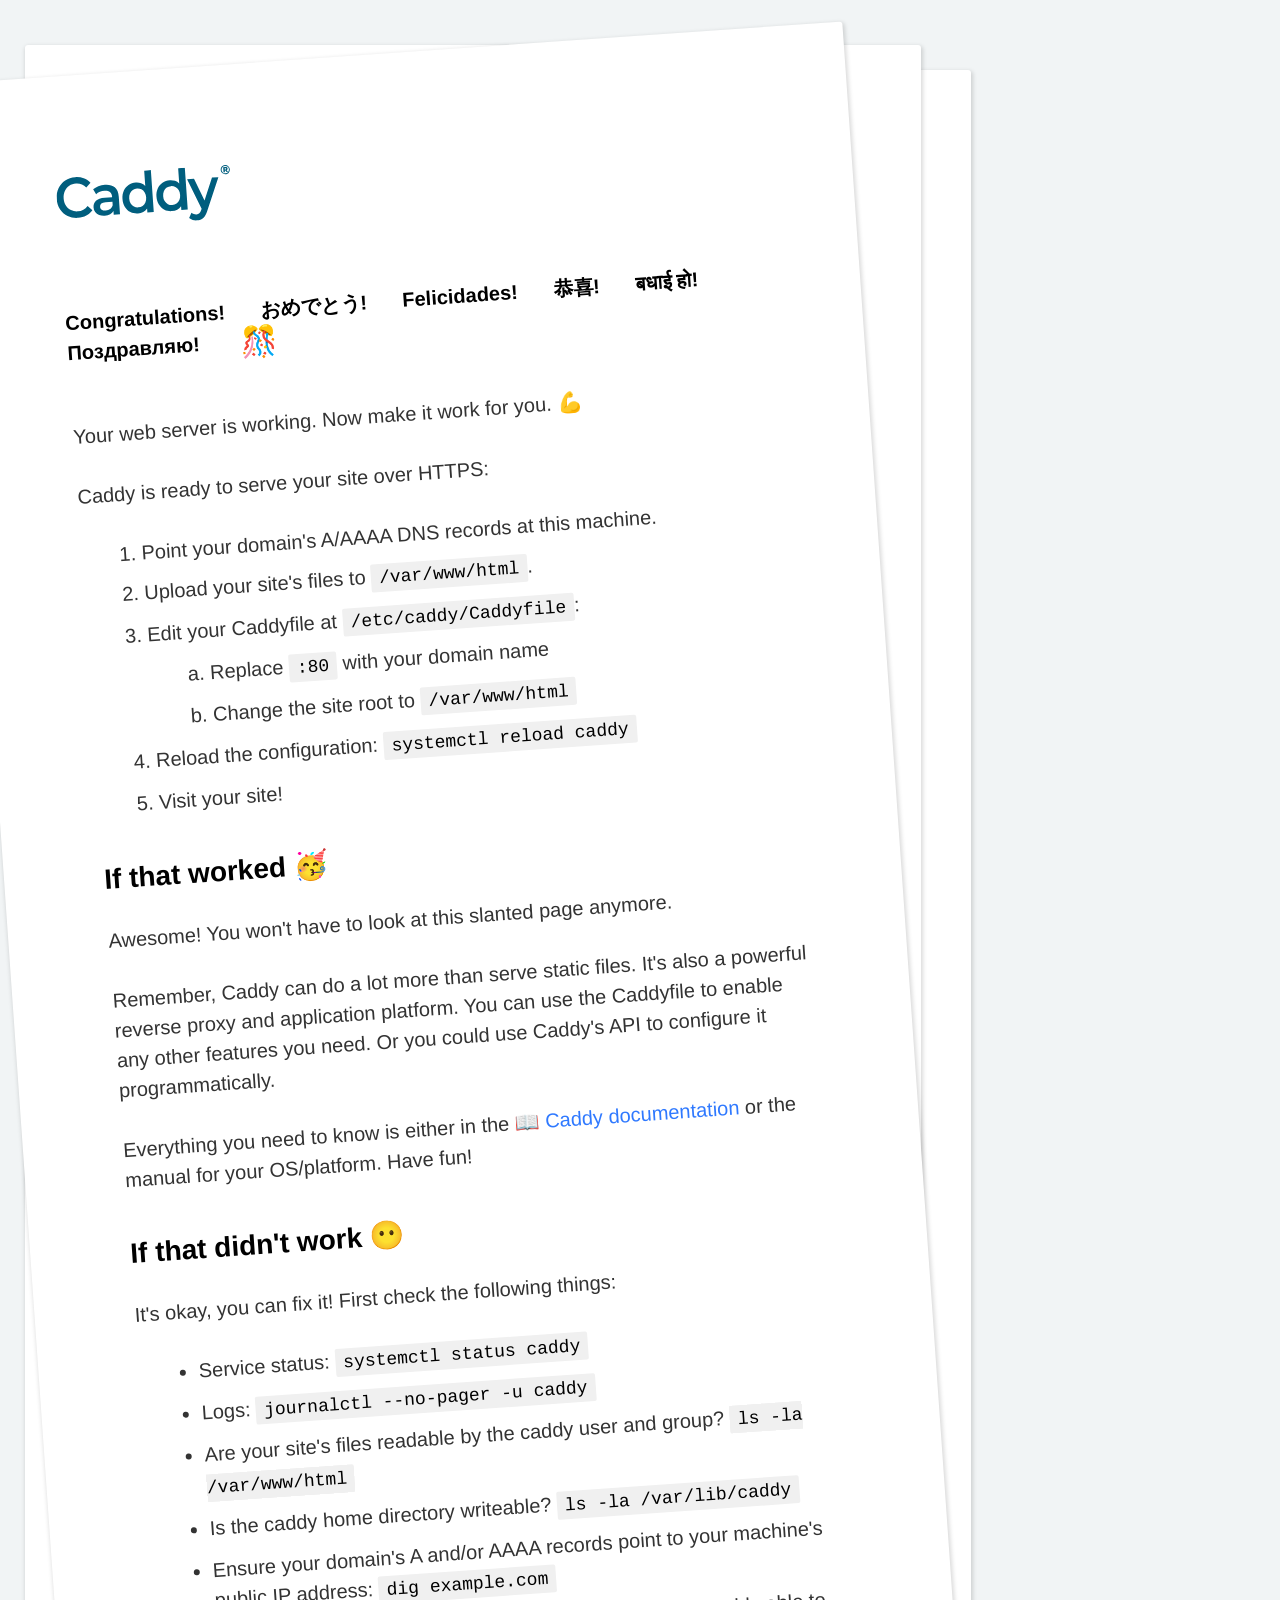
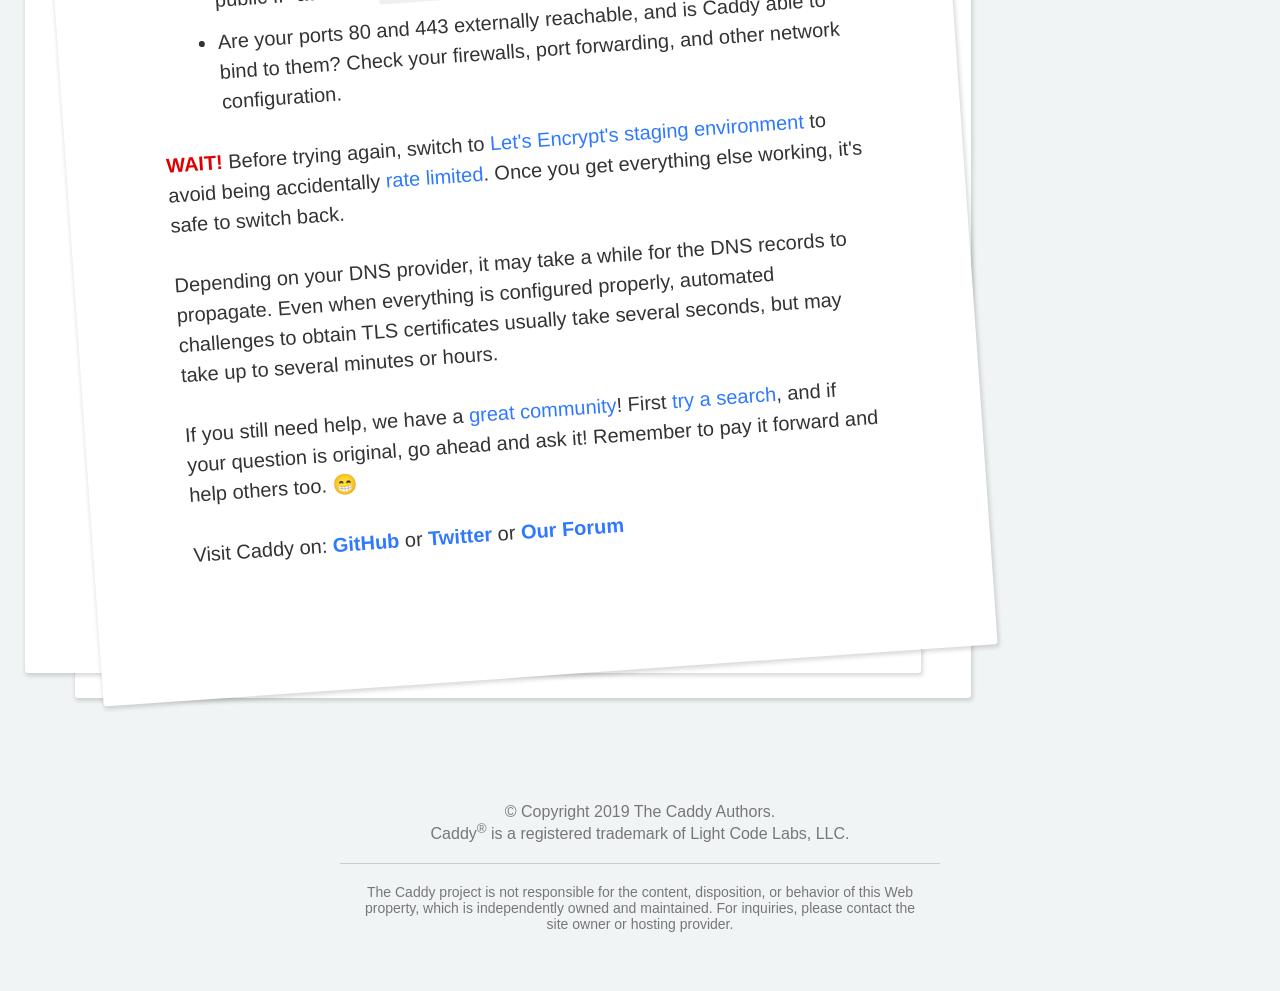
<file: caddy2/rootfs/index.html>
<!DOCTYPE html>
<html>
	<head>
		<title>Caddy works!</title>
		<meta charset="utf-8">
		<meta name="viewport" content="width=device-width, initial-scale=1.0">
		<link rel="icon" href="data:,">
		<style>
			* {
				box-sizing: border-box;
				padding: 0;
				margin: 0;
			}

			body {
				background: #f1f4f5;
				font-family: sans-serif;
				font-size: 20px;
				-webkit-font-smoothing: antialiased;
			}

			a {
				color: #2f79ff;
				text-decoration: none;
			}

			a:hover {
				text-decoration: underline;
			}

			.stack {
				width: 70%;
				max-width: 1150px;
				margin: 25px 0 150px 25px;
				display: flex;
				align-content: flex-start;
			}

			.paper {
				position: relative;
				flex-shrink: 0;
				width: 100%;

				background: white;
				border-radius: 3px;
				box-shadow: 1px 2px 4px 1px rgba(0, 0, 0, .15);
				padding: 100px;
			}

			#paper1 {
				top: 45px;
				left: 50px;
			}

			#paper2 {
				top: 20px;
				left: -100%;
			}

			#paper3 {
				top: 25px;
				transform: rotate(-4deg);
				left: -200%;
			}

			#caddy {
				max-width: 175px;
				margin-bottom: 75px;
			}

			#caddy .caddy-color {
				fill: #005e7e;
			}

			h1 {
				font-size: 20px;
				margin-bottom: 50px;
			}

			h1 .emoji {
				font-size: 150%;
				vertical-align: middle;
			}

			h1 .lang {
				margin-right: 1.5em;
			}

			h2 {
				font-size: 28px;
				margin-top: 1.5em;
			}

			p,
			ol,
			ul {
				color: #333;
				line-height: 1.5em;
			}

			p {
				margin: 1.5em 0;
			}

			ol,
			ul {
				margin: .5em 0 .5em 2em;
			}

			ol li,
			ul li {
				margin-left: 1em;
				margin-bottom: .5em;
			}

			li ol {
				list-style-type: lower-alpha;
			}

			code {
				color: #000;
				font-family: Menlo, monospace;
				background: #f0f0f0;
				border-radius: 2px;
				padding: 4px 8px;
				font-size: 90%;
			}

			.warn {
				color: #dd0000;
			}

			footer {
				color: #777;
				font-size: 16px;
				text-align: center;
				max-width: 600px;
				margin: 0 auto 50px;
			}

			#disclaimer {
				font-size: 14px;
				margin-top: 20px;
				display: inline-block;
				border-top: 1px solid #ccc;
				padding: 20px;
			}

			@media (max-width: 1100px) {
				.stack {
					width: 85%;
				}
			}

			@media (max-width: 800px) {
				.stack {
					margin: 0 0 50px 0;
					width: 100%;
				}

				.paper {
					padding: 50px;
				}

				#paper1,
				#paper2 {
					display: none;
				}

				#paper3 {
					left: 0;
					transform: none;
					top: 0;
				}

				#caddy {
					margin-bottom: 25px;
				}
			}
		</style>
	</head>
	<body>
		<div class="stack">
			<div class="paper" id="paper1"></div>
			<div class="paper" id="paper2"></div>
			<div class="paper" id="paper3">
				<a href="https://caddyserver.com/" title="Caddy Web Server"><svg id="caddy" viewBox="0 0 302 93" version="1.1" xmlns="http://www.w3.org/2000/svg" xmlns:xlink="http://www.w3.org/1999/xlink" xml:space="preserve" xmlns:serif="http://www.serif.com/" style="fill-rule:evenodd;clip-rule:evenodd;stroke-linejoin:round;stroke-miterlimit:2;"><g><path d="M299.377,2.595c1.557,1.556 2.335,3.429 2.335,5.617c0,2.188 -0.775,4.064 -2.324,5.628c-1.549,1.564 -3.432,2.346 -5.65,2.346c-2.217,0 -4.093,-0.775 -5.628,-2.324c-1.534,-1.55 -2.302,-3.418 -2.302,-5.606c0,-2.188 0.775,-4.068 2.324,-5.639c1.55,-1.571 3.426,-2.357 5.628,-2.357c2.203,0 4.075,0.778 5.617,2.335Zm-1.057,10c1.175,-1.219 1.762,-2.687 1.762,-4.405c0,-1.718 -0.617,-3.194 -1.85,-4.428c-1.234,-1.233 -2.721,-1.85 -4.461,-1.85c-1.74,0 -3.23,0.624 -4.471,1.872c-1.241,1.249 -1.862,2.739 -1.862,4.472c0,1.733 0.61,3.216 1.829,4.449c1.219,1.234 2.716,1.851 4.493,1.851c1.777,0 3.282,-0.639 4.516,-1.917l-2.555,0l-1.917,-2.753l-0.969,0l0,2.753l-2.423,0l0,-8.943l3.546,0c1.41,0 2.416,0.243 3.018,0.727c0.602,0.485 0.903,1.263 0.903,2.335c0,1.307 -0.594,2.217 -1.784,2.731l2.225,3.106Zm-4.318,-4.692c0.573,0 0.962,-0.091 1.168,-0.275c0.206,-0.184 0.308,-0.477 0.308,-0.881c0,-0.404 -0.106,-0.683 -0.319,-0.837c-0.213,-0.154 -0.584,-0.231 -1.112,-0.231l-1.212,0l0,2.224l1.167,0Z" class="caddy-color"  style="fill-rule:nonzero;"/><path d="M34.502,73.491c-6.519,0 -12.408,-1.515 -17.666,-4.544c-5.258,-3.03 -9.379,-7.216 -12.362,-12.558c-2.983,-5.343 -4.474,-11.369 -4.474,-18.08c0,-6.71 1.507,-12.737 4.52,-18.079c3.014,-5.343 7.15,-9.529 12.408,-12.558c5.259,-3.03 11.147,-4.545 17.667,-4.545c5.289,0 10.117,0.978 14.483,2.932c4.367,1.955 8.057,4.789 11.07,8.502l-7.749,7.721c-4.674,-5.343 -10.424,-8.014 -17.251,-8.014c-4.428,0 -8.395,1.026 -11.9,3.079c-3.506,2.052 -6.243,4.902 -8.211,8.551c-1.968,3.648 -2.952,7.785 -2.952,12.411c0,4.626 0.984,8.763 2.952,12.412c1.968,3.648 4.705,6.498 8.211,8.551c3.505,2.052 7.472,3.078 11.9,3.078c6.827,0 12.577,-2.704 17.251,-8.111l7.749,7.818c-3.013,3.714 -6.719,6.548 -11.116,8.502c-4.397,1.955 -9.241,2.932 -14.53,2.932Z" class="caddy-color" style="fill-rule:nonzero;"/><path d="M84.78,19.741c7.257,0 12.807,1.84 16.651,5.522c3.844,3.681 5.766,9.235 5.766,16.662l0,30.589l-10.886,0l0,-6.353c-1.414,2.281 -3.428,4.024 -6.042,5.229c-2.614,1.205 -5.766,1.808 -9.456,1.808c-3.69,0 -6.919,-0.668 -9.687,-2.004c-2.767,-1.335 -4.904,-3.192 -6.411,-5.57c-1.507,-2.378 -2.26,-5.066 -2.26,-8.063c0,-4.69 1.645,-8.453 4.935,-11.287c3.291,-2.834 8.472,-4.251 15.545,-4.251l12.731,0l0,-0.782c0,-3.649 -1.031,-6.45 -3.091,-8.405c-2.06,-1.954 -5.12,-2.931 -9.179,-2.931c-2.768,0 -5.489,0.456 -8.164,1.368c-2.676,0.912 -4.936,2.182 -6.781,3.811l-4.52,-8.893c2.583,-2.085 5.689,-3.681 9.317,-4.789c3.629,-1.107 7.473,-1.661 11.532,-1.661Zm-1.568,44.564c2.89,0 5.458,-0.701 7.703,-2.102c2.244,-1.4 3.828,-3.404 4.751,-6.01l0,-6.059l-11.901,0c-6.642,0 -9.963,2.313 -9.963,6.939c0,2.215 0.83,3.974 2.491,5.277c1.66,1.303 3.966,1.955 6.919,1.955Z" class="caddy-color" style="fill-rule:nonzero;"/><path d="M165.593,0l0,72.514l-11.071,0l0,-6.743c-1.906,2.475 -4.258,4.332 -7.057,5.57c-2.798,1.238 -5.889,1.857 -9.271,1.857c-4.736,0 -8.995,-1.108 -12.777,-3.323c-3.782,-2.215 -6.75,-5.359 -8.902,-9.431c-2.153,-4.072 -3.229,-8.746 -3.229,-14.023c0,-5.278 1.076,-9.936 3.229,-13.976c2.152,-4.039 5.12,-7.166 8.902,-9.381c3.782,-2.215 8.041,-3.323 12.777,-3.323c3.259,0 6.242,0.586 8.948,1.759c2.706,1.173 5.013,2.932 6.919,5.277l0,-26.777l11.532,0Zm-26.015,62.741c2.767,0 5.258,-0.668 7.472,-2.003c2.214,-1.336 3.967,-3.242 5.258,-5.717c1.292,-2.476 1.938,-5.343 1.938,-8.6c0,-3.258 -0.646,-6.125 -1.938,-8.6c-1.291,-2.476 -3.044,-4.382 -5.258,-5.718c-2.214,-1.335 -4.705,-2.003 -7.472,-2.003c-2.768,0 -5.259,0.668 -7.473,2.003c-2.214,1.336 -3.967,3.242 -5.258,5.718c-1.292,2.475 -1.937,5.342 -1.937,8.6c0,3.257 0.645,6.124 1.937,8.6c1.291,2.475 3.044,4.381 5.258,5.717c2.214,1.335 4.705,2.003 7.473,2.003Z" class="caddy-color" style="fill-rule:nonzero;"/><path d="M224.357,0l0,72.514l-11.07,0l0,-6.743c-1.906,2.475 -4.259,4.332 -7.057,5.57c-2.798,1.238 -5.889,1.857 -9.271,1.857c-4.736,0 -8.995,-1.108 -12.777,-3.323c-3.783,-2.215 -6.75,-5.359 -8.903,-9.431c-2.152,-4.072 -3.229,-8.746 -3.229,-14.023c0,-5.278 1.077,-9.936 3.229,-13.976c2.153,-4.039 5.12,-7.166 8.903,-9.381c3.782,-2.215 8.041,-3.323 12.777,-3.323c3.259,0 6.242,0.586 8.948,1.759c2.706,1.173 5.012,2.932 6.919,5.277l0,-26.777l11.531,0Zm-26.015,62.741c2.768,0 5.259,-0.668 7.473,-2.003c2.214,-1.336 3.967,-3.242 5.258,-5.717c1.292,-2.476 1.937,-5.343 1.937,-8.6c0,-3.258 -0.645,-6.125 -1.937,-8.6c-1.291,-2.476 -3.044,-4.382 -5.258,-5.718c-2.214,-1.335 -4.705,-2.003 -7.473,-2.003c-2.767,0 -5.258,0.668 -7.472,2.003c-2.214,1.336 -3.967,3.242 -5.259,5.718c-1.291,2.475 -1.937,5.342 -1.937,8.6c0,3.257 0.646,6.124 1.937,8.6c1.292,2.475 3.045,4.381 5.259,5.717c2.214,1.335 4.705,2.003 7.472,2.003Z" class="caddy-color" style="fill-rule:nonzero;"/><path d="M281,20.327l-23.063,56.389c-2.152,5.668 -4.766,9.659 -7.841,11.972c-3.075,2.313 -6.796,3.469 -11.163,3.469c-2.46,0 -4.889,-0.424 -7.288,-1.271c-2.398,-0.846 -4.366,-2.019 -5.904,-3.518l4.613,-8.991c1.107,1.108 2.414,1.988 3.921,2.639c1.506,0.652 3.028,0.977 4.566,0.977c2.03,0 3.705,-0.553 5.028,-1.661c1.322,-1.108 2.537,-2.964 3.644,-5.571l0.83,-2.052l-21.495,-52.382l11.993,0l15.498,38.603l15.591,-38.603l11.07,0Z" class="caddy-color" style="fill-rule:nonzero;"/></g></svg></a>

				<h1>
					<!-- English --> <span class="lang">Congratulations!</span>
					<!-- Japanese --> <span class="lang">おめでとう!</span>
					<!-- Spanish --> <span class="lang">Felicidades!</span>
					<!-- Chinese --> <span class="lang">恭喜!</span>
					<!-- Hindi --> <span class="lang">बधाई हो!</span>
					<!-- Russian --> <span class="lang">Поздравляю! </span>
					<span class="emoji">🎊</span>
				</h1>

				<p>
					Your web server is working. Now make it work for you. 💪
				</p>
				<p>
					Caddy is ready to serve your site over HTTPS:
				</p>
				<ol>
					<li>Point your domain's A/AAAA DNS records at this machine.</li>
					<li>Upload your site's files to <code>/var/www/html</code>.
					<li>
						Edit your Caddyfile at <code>/etc/caddy/Caddyfile</code>:
						<ol>
							<li>Replace <code>:80</code> with your domain name</li>
							<li>Change the site root to <code>/var/www/html</code></li>
						</ol>
					</li>
					<li>Reload the configuration: <code>systemctl reload caddy</code></li>
					<li>Visit your site!</li>
				</ol>
				<h2>If that worked 🥳</h2>
				<p>
					Awesome! You won't have to look at this slanted page anymore.
				</p>
				<p>
					Remember, Caddy can do a lot more than serve static files. It's also a powerful reverse proxy and application platform. You can use the Caddyfile to enable any other features you need. Or you could use Caddy's API to configure it programmatically.
				</p>
				<p>
					Everything you need to know is either in the <a href="https://caddyserver.com/docs/">📖 Caddy documentation</a> or the manual for your OS/platform. Have fun!
				</p>

				<h2>If that didn't work 😶</h2>
				<p>
					It's okay, you can fix it! First check the following things:
				</p>
				<ul>
					<li>Service status: <code>systemctl status caddy</code></li>
					<li>Logs: <code>journalctl --no-pager -u caddy</code></li>
					<li>Are your site's files readable by the caddy user and group? <code>ls -la /var/www/html</code></li>
					<li>Is the caddy home directory writeable? <code>ls -la /var/lib/caddy</code></li>
					<li>Ensure your domain's A and/or AAAA records point to your machine's public IP address: <code>dig example.com</code></li>
					<li>Are your ports 80 and 443 externally reachable, and is Caddy able to bind to them? Check your firewalls, port forwarding, and other network configuration.</li>
				</ul>
				<p>
					<b class="warn">WAIT!</b> Before trying again, switch to <a href="https://letsencrypt.org/docs/staging-environment/">Let's Encrypt's staging environment</a> to avoid being accidentally <a href="https://letsencrypt.org/docs/rate-limits/">rate limited</a>. Once you get everything else working, it's safe to switch back.
				</p>
				<p>
					Depending on your DNS provider, it may take a while for the DNS records to propagate. Even when everything is configured properly, automated challenges to obtain TLS certificates usually take several seconds, but may take up to several minutes or hours.
				<p>
					If you still need help, we have a <a href="https://caddy.community/">great community</a>! First <a href="https://caddy.community/search">try a search</a>, and if your question is original, go ahead and ask it! Remember to pay it forward and help others too. 😁
				</p>
				<p>
					Visit Caddy on:
					<b><a href="https://github.com/caddyserver/caddy" title="Caddy on GitHub">GitHub</a></b>
					or
					<b><a href="https://twitter.com/caddyserver" title="@caddyserver on Twitter">Twitter</a></b>
					or
					<b><a href="https://caddy.community/" title="Caddy forums">Our Forum</a></b>
				</p>
			</div>
		</div>

		<footer>
			&copy; Copyright 2019 The Caddy Authors.
			<br>
			Caddy<sup>&reg;</sup> is a registered trademark of Light Code Labs, LLC.

			<div id="disclaimer">The Caddy project is not responsible for the content, disposition, or behavior of this Web property, which is independently owned and maintained. For inquiries, please contact the site owner or hosting provider.</div>
		</footer>

	</body>
</html>
</file>
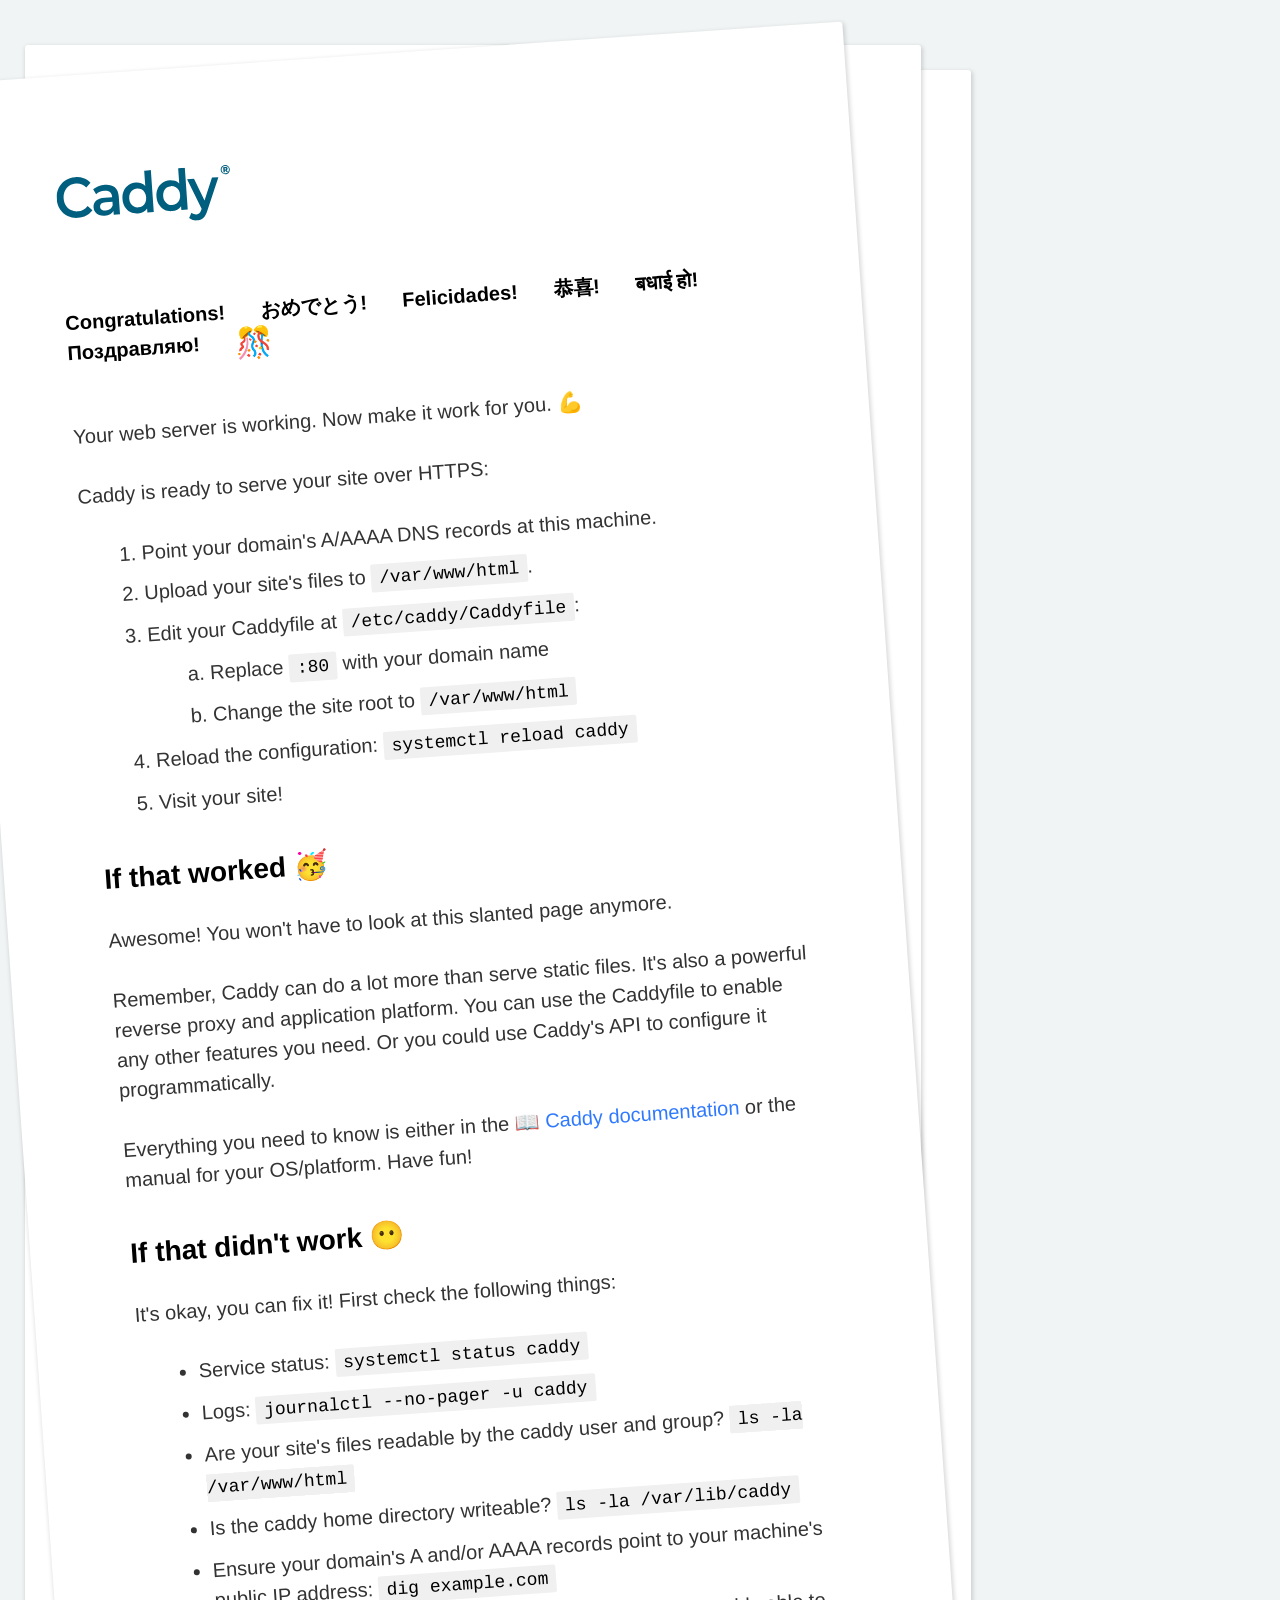
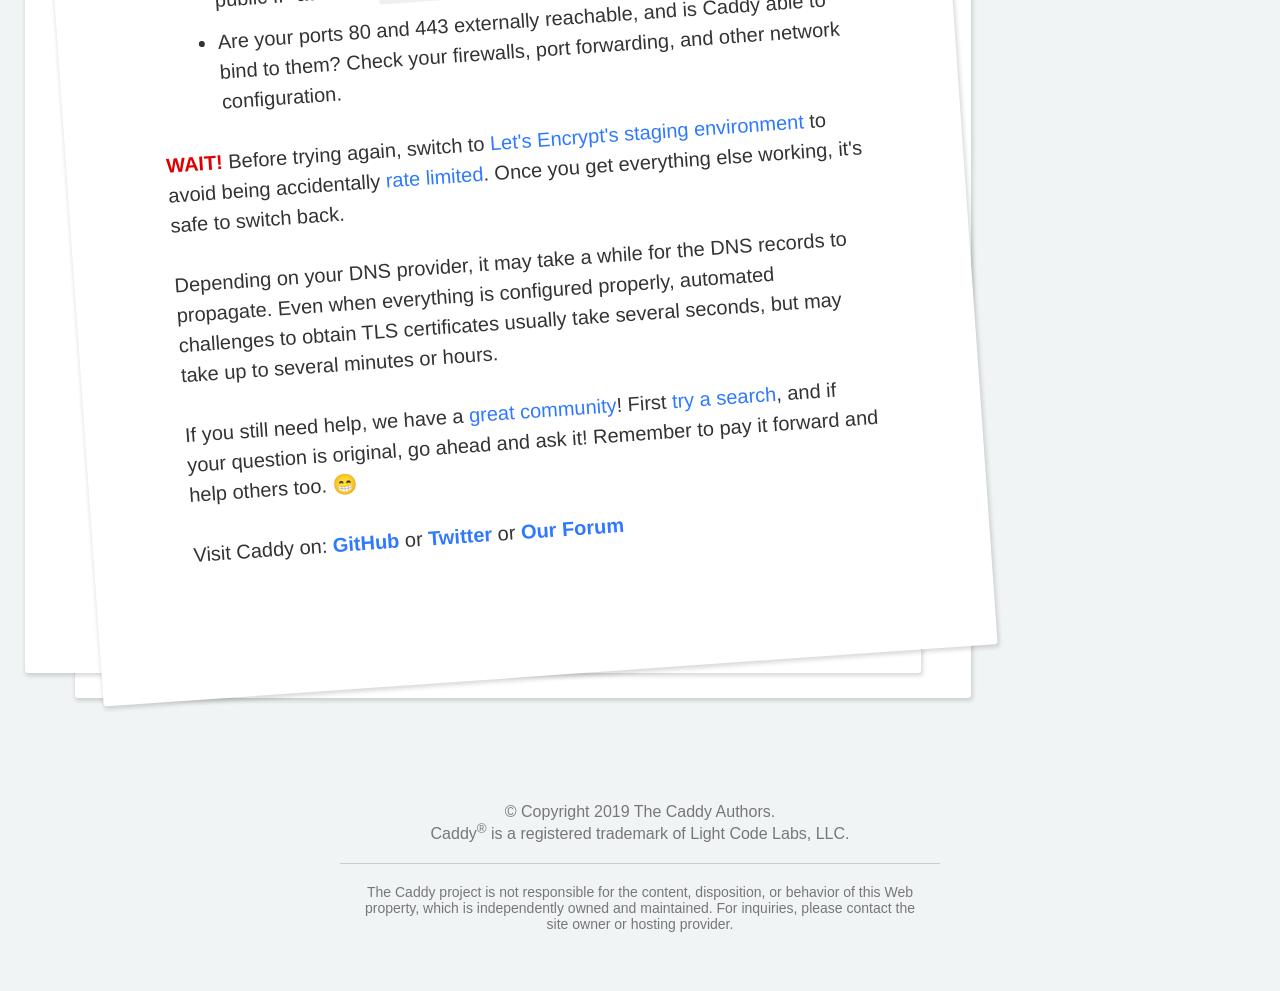
<file: caddy2/rootfs/etc/caddy/index.html>
<!DOCTYPE html>
<html>
	<head>
		<title>Caddy works!</title>
		<meta charset="utf-8">
		<meta name="viewport" content="width=device-width, initial-scale=1.0">
		<link rel="icon" href="data:,">
		<style>
			* {
				box-sizing: border-box;
				padding: 0;
				margin: 0;
			}

			body {
				background: #f1f4f5;
				font-family: sans-serif;
				font-size: 20px;
				-webkit-font-smoothing: antialiased;
			}

			a {
				color: #2f79ff;
				text-decoration: none;
			}

			a:hover {
				text-decoration: underline;
			}

			.stack {
				width: 70%;
				max-width: 1150px;
				margin: 25px 0 150px 25px;
				display: flex;
				align-content: flex-start;
			}

			.paper {
				position: relative;
				flex-shrink: 0;
				width: 100%;

				background: white;
				border-radius: 3px;
				box-shadow: 1px 2px 4px 1px rgba(0, 0, 0, .15);
				padding: 100px;
			}

			#paper1 {
				top: 45px;
				left: 50px;
			}

			#paper2 {
				top: 20px;
				left: -100%;
			}

			#paper3 {
				top: 25px;
				transform: rotate(-4deg);
				left: -200%;
			}

			#caddy {
				max-width: 175px;
				margin-bottom: 75px;
			}

			#caddy .caddy-color {
				fill: #005e7e;
			}

			h1 {
				font-size: 20px;
				margin-bottom: 50px;
			}

			h1 .emoji {
				font-size: 150%;
				vertical-align: middle;
			}

			h1 .lang {
				margin-right: 1.5em;
			}

			h2 {
				font-size: 28px;
				margin-top: 1.5em;
			}

			p,
			ol,
			ul {
				color: #333;
				line-height: 1.5em;
			}

			p {
				margin: 1.5em 0;
			}

			ol,
			ul {
				margin: .5em 0 .5em 2em;
			}

			ol li,
			ul li {
				margin-left: 1em;
				margin-bottom: .5em;
			}

			li ol {
				list-style-type: lower-alpha;
			}

			code {
				color: #000;
				font-family: Menlo, monospace;
				background: #f0f0f0;
				border-radius: 2px;
				padding: 4px 8px;
				font-size: 90%;
			}

			.warn {
				color: #dd0000;
			}

			footer {
				color: #777;
				font-size: 16px;
				text-align: center;
				max-width: 600px;
				margin: 0 auto 50px;
			}

			#disclaimer {
				font-size: 14px;
				margin-top: 20px;
				display: inline-block;
				border-top: 1px solid #ccc;
				padding: 20px;
			}

			@media (max-width: 1100px) {
				.stack {
					width: 85%;
				}
			}

			@media (max-width: 800px) {
				.stack {
					margin: 0 0 50px 0;
					width: 100%;
				}

				.paper {
					padding: 50px;
				}

				#paper1,
				#paper2 {
					display: none;
				}

				#paper3 {
					left: 0;
					transform: none;
					top: 0;
				}

				#caddy {
					margin-bottom: 25px;
				}
			}
		</style>
	</head>
	<body>
		<div class="stack">
			<div class="paper" id="paper1"></div>
			<div class="paper" id="paper2"></div>
			<div class="paper" id="paper3">
				<a href="https://caddyserver.com/" title="Caddy Web Server"><svg id="caddy" viewBox="0 0 302 93" version="1.1" xmlns="http://www.w3.org/2000/svg" xmlns:xlink="http://www.w3.org/1999/xlink" xml:space="preserve" xmlns:serif="http://www.serif.com/" style="fill-rule:evenodd;clip-rule:evenodd;stroke-linejoin:round;stroke-miterlimit:2;"><g><path d="M299.377,2.595c1.557,1.556 2.335,3.429 2.335,5.617c0,2.188 -0.775,4.064 -2.324,5.628c-1.549,1.564 -3.432,2.346 -5.65,2.346c-2.217,0 -4.093,-0.775 -5.628,-2.324c-1.534,-1.55 -2.302,-3.418 -2.302,-5.606c0,-2.188 0.775,-4.068 2.324,-5.639c1.55,-1.571 3.426,-2.357 5.628,-2.357c2.203,0 4.075,0.778 5.617,2.335Zm-1.057,10c1.175,-1.219 1.762,-2.687 1.762,-4.405c0,-1.718 -0.617,-3.194 -1.85,-4.428c-1.234,-1.233 -2.721,-1.85 -4.461,-1.85c-1.74,0 -3.23,0.624 -4.471,1.872c-1.241,1.249 -1.862,2.739 -1.862,4.472c0,1.733 0.61,3.216 1.829,4.449c1.219,1.234 2.716,1.851 4.493,1.851c1.777,0 3.282,-0.639 4.516,-1.917l-2.555,0l-1.917,-2.753l-0.969,0l0,2.753l-2.423,0l0,-8.943l3.546,0c1.41,0 2.416,0.243 3.018,0.727c0.602,0.485 0.903,1.263 0.903,2.335c0,1.307 -0.594,2.217 -1.784,2.731l2.225,3.106Zm-4.318,-4.692c0.573,0 0.962,-0.091 1.168,-0.275c0.206,-0.184 0.308,-0.477 0.308,-0.881c0,-0.404 -0.106,-0.683 -0.319,-0.837c-0.213,-0.154 -0.584,-0.231 -1.112,-0.231l-1.212,0l0,2.224l1.167,0Z" class="caddy-color"  style="fill-rule:nonzero;"/><path d="M34.502,73.491c-6.519,0 -12.408,-1.515 -17.666,-4.544c-5.258,-3.03 -9.379,-7.216 -12.362,-12.558c-2.983,-5.343 -4.474,-11.369 -4.474,-18.08c0,-6.71 1.507,-12.737 4.52,-18.079c3.014,-5.343 7.15,-9.529 12.408,-12.558c5.259,-3.03 11.147,-4.545 17.667,-4.545c5.289,0 10.117,0.978 14.483,2.932c4.367,1.955 8.057,4.789 11.07,8.502l-7.749,7.721c-4.674,-5.343 -10.424,-8.014 -17.251,-8.014c-4.428,0 -8.395,1.026 -11.9,3.079c-3.506,2.052 -6.243,4.902 -8.211,8.551c-1.968,3.648 -2.952,7.785 -2.952,12.411c0,4.626 0.984,8.763 2.952,12.412c1.968,3.648 4.705,6.498 8.211,8.551c3.505,2.052 7.472,3.078 11.9,3.078c6.827,0 12.577,-2.704 17.251,-8.111l7.749,7.818c-3.013,3.714 -6.719,6.548 -11.116,8.502c-4.397,1.955 -9.241,2.932 -14.53,2.932Z" class="caddy-color" style="fill-rule:nonzero;"/><path d="M84.78,19.741c7.257,0 12.807,1.84 16.651,5.522c3.844,3.681 5.766,9.235 5.766,16.662l0,30.589l-10.886,0l0,-6.353c-1.414,2.281 -3.428,4.024 -6.042,5.229c-2.614,1.205 -5.766,1.808 -9.456,1.808c-3.69,0 -6.919,-0.668 -9.687,-2.004c-2.767,-1.335 -4.904,-3.192 -6.411,-5.57c-1.507,-2.378 -2.26,-5.066 -2.26,-8.063c0,-4.69 1.645,-8.453 4.935,-11.287c3.291,-2.834 8.472,-4.251 15.545,-4.251l12.731,0l0,-0.782c0,-3.649 -1.031,-6.45 -3.091,-8.405c-2.06,-1.954 -5.12,-2.931 -9.179,-2.931c-2.768,0 -5.489,0.456 -8.164,1.368c-2.676,0.912 -4.936,2.182 -6.781,3.811l-4.52,-8.893c2.583,-2.085 5.689,-3.681 9.317,-4.789c3.629,-1.107 7.473,-1.661 11.532,-1.661Zm-1.568,44.564c2.89,0 5.458,-0.701 7.703,-2.102c2.244,-1.4 3.828,-3.404 4.751,-6.01l0,-6.059l-11.901,0c-6.642,0 -9.963,2.313 -9.963,6.939c0,2.215 0.83,3.974 2.491,5.277c1.66,1.303 3.966,1.955 6.919,1.955Z" class="caddy-color" style="fill-rule:nonzero;"/><path d="M165.593,0l0,72.514l-11.071,0l0,-6.743c-1.906,2.475 -4.258,4.332 -7.057,5.57c-2.798,1.238 -5.889,1.857 -9.271,1.857c-4.736,0 -8.995,-1.108 -12.777,-3.323c-3.782,-2.215 -6.75,-5.359 -8.902,-9.431c-2.153,-4.072 -3.229,-8.746 -3.229,-14.023c0,-5.278 1.076,-9.936 3.229,-13.976c2.152,-4.039 5.12,-7.166 8.902,-9.381c3.782,-2.215 8.041,-3.323 12.777,-3.323c3.259,0 6.242,0.586 8.948,1.759c2.706,1.173 5.013,2.932 6.919,5.277l0,-26.777l11.532,0Zm-26.015,62.741c2.767,0 5.258,-0.668 7.472,-2.003c2.214,-1.336 3.967,-3.242 5.258,-5.717c1.292,-2.476 1.938,-5.343 1.938,-8.6c0,-3.258 -0.646,-6.125 -1.938,-8.6c-1.291,-2.476 -3.044,-4.382 -5.258,-5.718c-2.214,-1.335 -4.705,-2.003 -7.472,-2.003c-2.768,0 -5.259,0.668 -7.473,2.003c-2.214,1.336 -3.967,3.242 -5.258,5.718c-1.292,2.475 -1.937,5.342 -1.937,8.6c0,3.257 0.645,6.124 1.937,8.6c1.291,2.475 3.044,4.381 5.258,5.717c2.214,1.335 4.705,2.003 7.473,2.003Z" class="caddy-color" style="fill-rule:nonzero;"/><path d="M224.357,0l0,72.514l-11.07,0l0,-6.743c-1.906,2.475 -4.259,4.332 -7.057,5.57c-2.798,1.238 -5.889,1.857 -9.271,1.857c-4.736,0 -8.995,-1.108 -12.777,-3.323c-3.783,-2.215 -6.75,-5.359 -8.903,-9.431c-2.152,-4.072 -3.229,-8.746 -3.229,-14.023c0,-5.278 1.077,-9.936 3.229,-13.976c2.153,-4.039 5.12,-7.166 8.903,-9.381c3.782,-2.215 8.041,-3.323 12.777,-3.323c3.259,0 6.242,0.586 8.948,1.759c2.706,1.173 5.012,2.932 6.919,5.277l0,-26.777l11.531,0Zm-26.015,62.741c2.768,0 5.259,-0.668 7.473,-2.003c2.214,-1.336 3.967,-3.242 5.258,-5.717c1.292,-2.476 1.937,-5.343 1.937,-8.6c0,-3.258 -0.645,-6.125 -1.937,-8.6c-1.291,-2.476 -3.044,-4.382 -5.258,-5.718c-2.214,-1.335 -4.705,-2.003 -7.473,-2.003c-2.767,0 -5.258,0.668 -7.472,2.003c-2.214,1.336 -3.967,3.242 -5.259,5.718c-1.291,2.475 -1.937,5.342 -1.937,8.6c0,3.257 0.646,6.124 1.937,8.6c1.292,2.475 3.045,4.381 5.259,5.717c2.214,1.335 4.705,2.003 7.472,2.003Z" class="caddy-color" style="fill-rule:nonzero;"/><path d="M281,20.327l-23.063,56.389c-2.152,5.668 -4.766,9.659 -7.841,11.972c-3.075,2.313 -6.796,3.469 -11.163,3.469c-2.46,0 -4.889,-0.424 -7.288,-1.271c-2.398,-0.846 -4.366,-2.019 -5.904,-3.518l4.613,-8.991c1.107,1.108 2.414,1.988 3.921,2.639c1.506,0.652 3.028,0.977 4.566,0.977c2.03,0 3.705,-0.553 5.028,-1.661c1.322,-1.108 2.537,-2.964 3.644,-5.571l0.83,-2.052l-21.495,-52.382l11.993,0l15.498,38.603l15.591,-38.603l11.07,0Z" class="caddy-color" style="fill-rule:nonzero;"/></g></svg></a>

				<h1>
					<!-- English --> <span class="lang">Congratulations!</span>
					<!-- Japanese --> <span class="lang">おめでとう!</span>
					<!-- Spanish --> <span class="lang">Felicidades!</span>
					<!-- Chinese --> <span class="lang">恭喜!</span>
					<!-- Hindi --> <span class="lang">बधाई हो!</span>
					<!-- Russian --> <span class="lang">Поздравляю!</span>
					<span class="emoji">🎊</span>
				</h1>

				<p>
					Your web server is working. Now make it work for you. 💪
				</p>
				<p>
					Caddy is ready to serve your site over HTTPS:
				</p>
				<ol>
					<li>Point your domain's A/AAAA DNS records at this machine.</li>
					<li>Upload your site's files to <code>/var/www/html</code>.
					<li>
						Edit your Caddyfile at <code>/etc/caddy/Caddyfile</code>:
						<ol>
							<li>Replace <code>:80</code> with your domain name</li>
							<li>Change the site root to <code>/var/www/html</code></li>
						</ol>
					</li>
					<li>Reload the configuration: <code>systemctl reload caddy</code></li>
					<li>Visit your site!</li>
				</ol>
				<h2>If that worked 🥳</h2>
				<p>
					Awesome! You won't have to look at this slanted page anymore.
				</p>
				<p>
					Remember, Caddy can do a lot more than serve static files. It's also a powerful reverse proxy and application platform. You can use the Caddyfile to enable any other features you need. Or you could use Caddy's API to configure it programmatically.
				</p>
				<p>
					Everything you need to know is either in the <a href="https://caddyserver.com/docs/">📖 Caddy documentation</a> or the manual for your OS/platform. Have fun!
				</p>

				<h2>If that didn't work 😶</h2>
				<p>
					It's okay, you can fix it! First check the following things:
				</p>
				<ul>
					<li>Service status: <code>systemctl status caddy</code></li>
					<li>Logs: <code>journalctl --no-pager -u caddy</code></li>
					<li>Are your site's files readable by the caddy user and group? <code>ls -la /var/www/html</code></li>
					<li>Is the caddy home directory writeable? <code>ls -la /var/lib/caddy</code></li>
					<li>Ensure your domain's A and/or AAAA records point to your machine's public IP address: <code>dig example.com</code></li>
					<li>Are your ports 80 and 443 externally reachable, and is Caddy able to bind to them? Check your firewalls, port forwarding, and other network configuration.</li>
				</ul>
				<p>
					<b class="warn">WAIT!</b> Before trying again, switch to <a href="https://letsencrypt.org/docs/staging-environment/">Let's Encrypt's staging environment</a> to avoid being accidentally <a href="https://letsencrypt.org/docs/rate-limits/">rate limited</a>. Once you get everything else working, it's safe to switch back.
				</p>
				<p>
					Depending on your DNS provider, it may take a while for the DNS records to propagate. Even when everything is configured properly, automated challenges to obtain TLS certificates usually take several seconds, but may take up to several minutes or hours.
				<p>
					If you still need help, we have a <a href="https://caddy.community/">great community</a>! First <a href="https://caddy.community/search">try a search</a>, and if your question is original, go ahead and ask it! Remember to pay it forward and help others too. 😁
				</p>
				<p>
					Visit Caddy on:
					<b><a href="https://github.com/caddyserver/caddy" title="Caddy on GitHub">GitHub</a></b>
					or
					<b><a href="https://twitter.com/caddyserver" title="@caddyserver on Twitter">Twitter</a></b>
					or
					<b><a href="https://caddy.community/" title="Caddy forums">Our Forum</a></b>
				</p>
			</div>
		</div>

		<footer>
			&copy; Copyright 2019 The Caddy Authors.
			<br>
			Caddy<sup>&reg;</sup> is a registered trademark of Light Code Labs, LLC.

			<div id="disclaimer">The Caddy project is not responsible for the content, disposition, or behavior of this Web property, which is independently owned and maintained. For inquiries, please contact the site owner or hosting provider.</div>
		</footer>

	</body>
</html>
</file>
